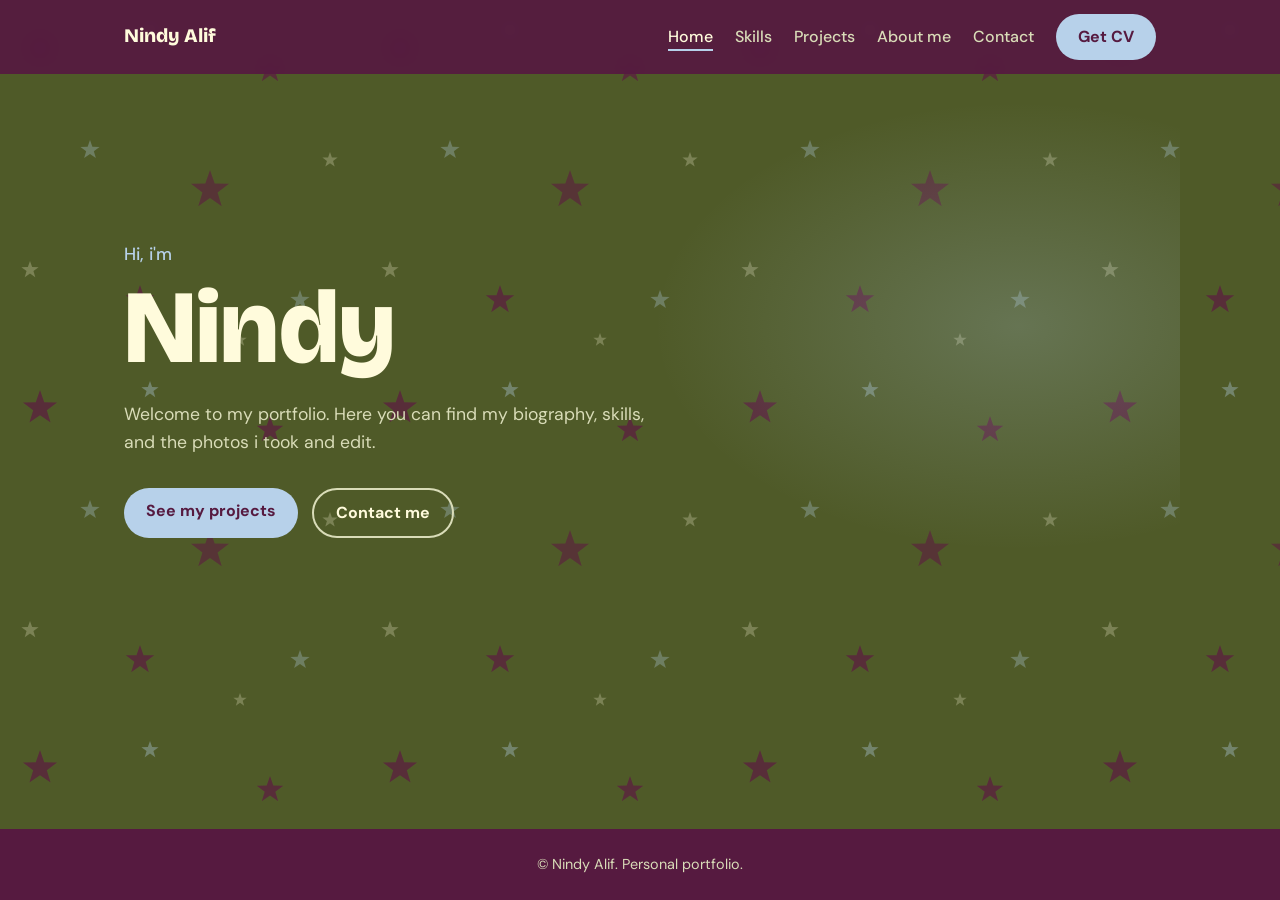
<file: index.html>
<!DOCTYPE html>
<html lang="en">
<head>
<meta charset="UTF-8">
<meta name="viewport" content="width=device-width, initial-scale=1.0">
<title>Nindy Alif | Portfolio</title>
<link rel="preconnect" href="https://fonts.googleapis.com">
<link rel="preconnect" href="https://fonts.gstatic.com" crossorigin>
<link href="https://fonts.googleapis.com/css2?family=Bricolage+Grotesque:wght@500;700;800&family=DM+Sans:wght@400;500&display=swap" rel="stylesheet">
<link rel="stylesheet" href="css/style.css">
</head>
<body>

<header>
  <nav aria-label="Main">
    <a class="brand" href="index.html">Nindy Alif</a>
    <ul>
      <li><a href="index.html" class="active">Home</a></li>
      <li><a href="skills.html">Skills</a></li>
      <li><a href="projects.html">Projects</a></li>
      <li><a href="about.html">About me</a></li>
      <li><a href="contact.html">Contact</a></li>
      <li><a class="btn" href="img/CV GWEH.png">Get CV</a></li>
    </ul>
  </nav>
</header>

<main>
  <section class="section hero">
    <p class="hi">Hi, i'm</p>
    <h1>Nindy</h1>
    <p class="intro">Welcome to my portfolio. Here you can find my biography, skills, and the photos i took and edit.</p>
    <div class="actions">
      <a class="btn" href="projects.html">See my projects</a>
      <a class="btn ghost" href="contact.html">Contact me</a>
    </div>
  </section>
</main>

<footer>&copy; Nindy Alif. Personal portfolio.</footer>

</body>
</html>
</file>
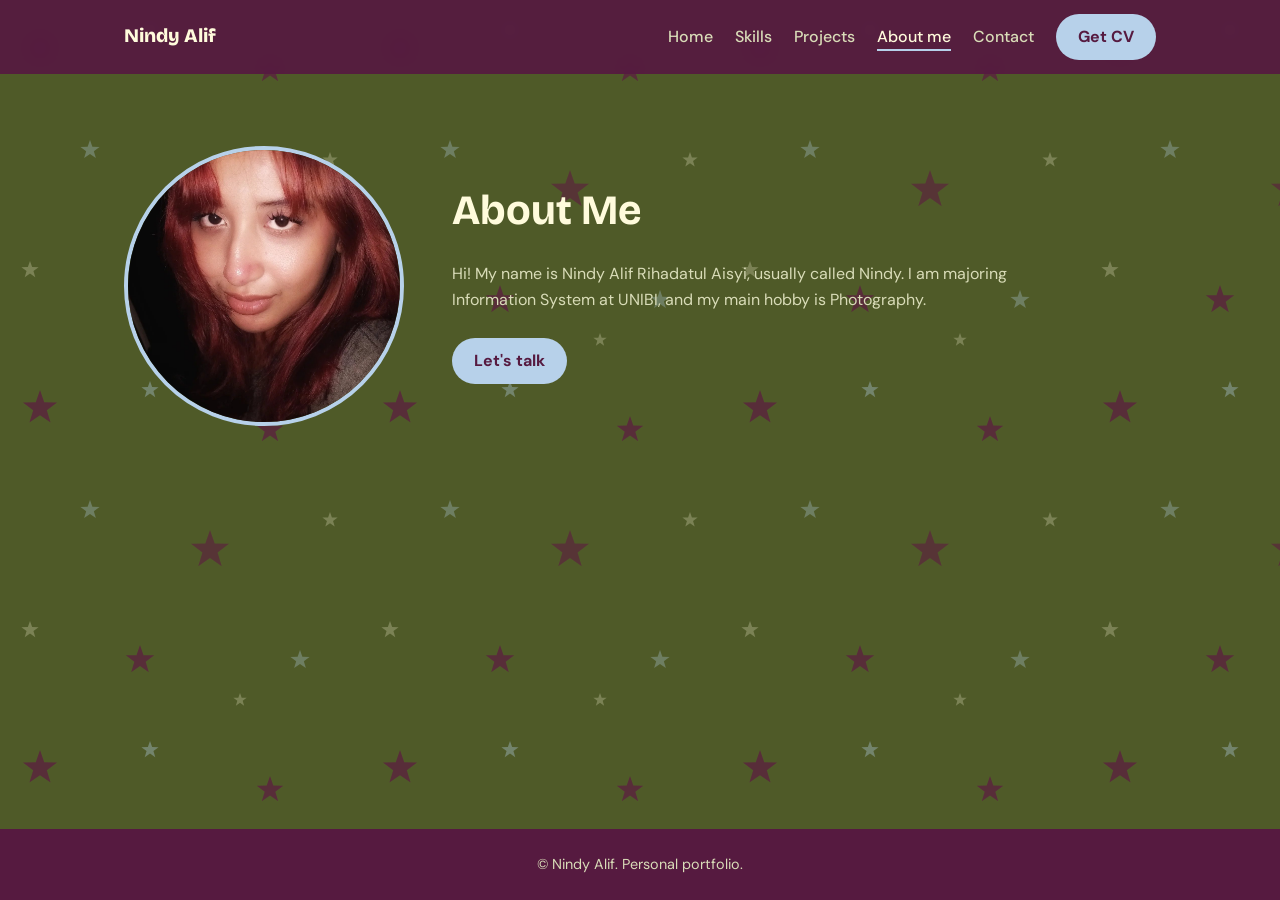
<file: about.html>
<!DOCTYPE html>
<html lang="en">
<head>
<meta charset="UTF-8">
<meta name="viewport" content="width=device-width, initial-scale=1.0">
<title>About Me | Nindy Alif</title>
<link rel="preconnect" href="https://fonts.googleapis.com">
<link rel="preconnect" href="https://fonts.gstatic.com" crossorigin>
<link href="https://fonts.googleapis.com/css2?family=Bricolage+Grotesque:wght@500;700;800&family=DM+Sans:wght@400;500&display=swap" rel="stylesheet">
<link rel="stylesheet" href="css/style.css">
</head>
<body>

<header>
  <nav aria-label="Main">
    <a class="brand" href="index.html">Nindy Alif</a>
    <ul>
      <li><a href="index.html">Home</a></li>
      <li><a href="skills.html">Skills</a></li>
      <li><a href="projects.html">Projects</a></li>
      <li><a href="about.html" class="active">About me</a></li>
      <li><a href="contact.html">Contact</a></li>
      <li><a class="btn" href="img/CV GWEH.png">Get CV</a></li>
    </ul>
  </nav>
</header>

<main>
  <section class="section">
    <div class="about-inner">
      <img src="img/GWEH CAKEP.jpg" alt="Portrait of Nindy Alif">
      <div>
        <h2>About Me</h2>
        <p class="role"></p>
        <p>Hi! My name is Nindy Alif Rihadatul Aisyi, usually called Nindy. I am majoring Information System at UNIBI, and my main hobby is Photography.</p>
        <a class="btn" href="https://wa.me/6281222199154?text=Hello%2C%20my%20name%20is%20">Let's talk</a>
      </div>
    </div>
  </section>
</main>

<footer>&copy; Nindy Alif. Personal portfolio.</footer>

</body>
</html>
</file>
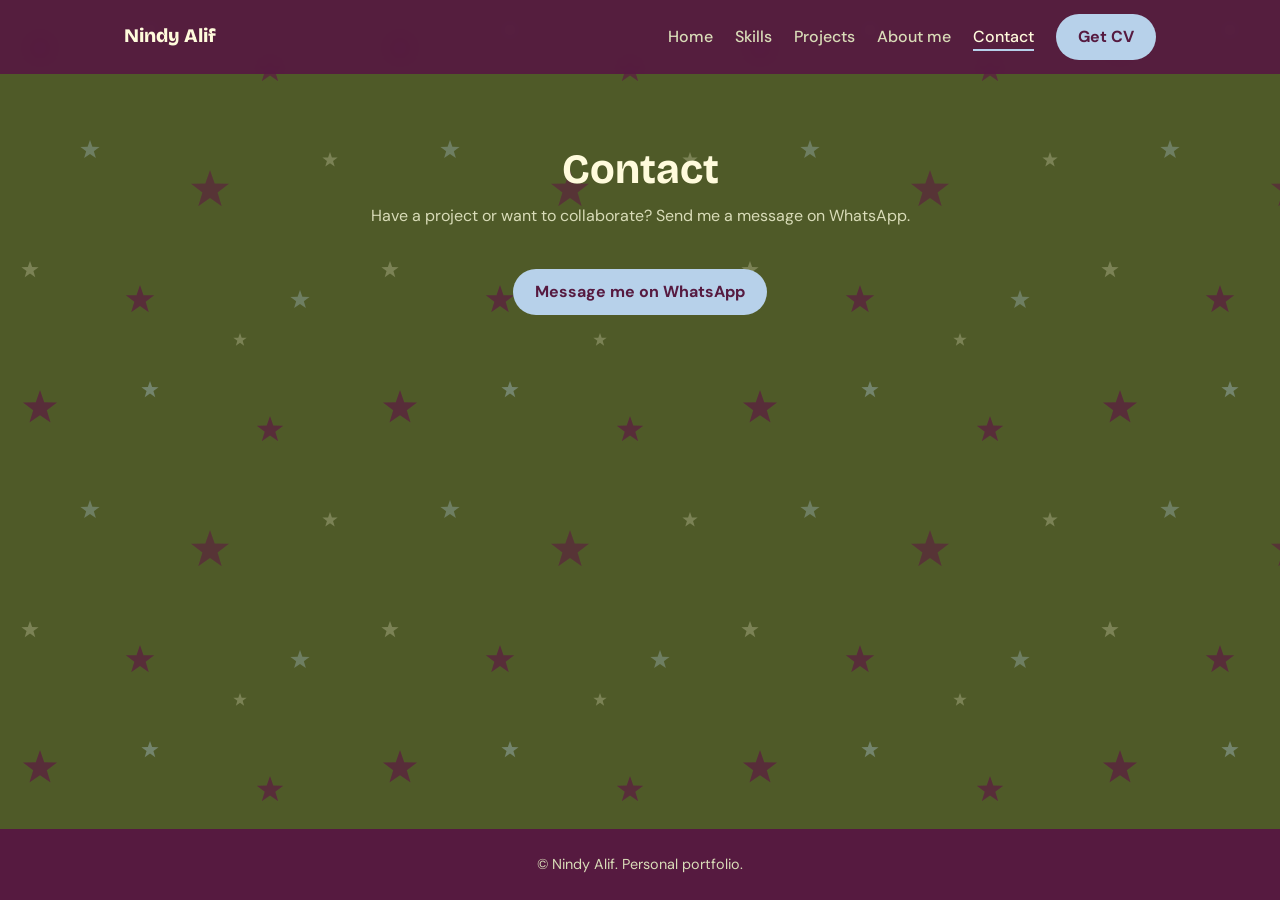
<file: contact.html>
<!DOCTYPE html>
<html lang="en">
<head>
<meta charset="UTF-8">
<meta name="viewport" content="width=device-width, initial-scale=1.0">
<title>Contact | Nindy Alif</title>
<link rel="preconnect" href="https://fonts.googleapis.com">
<link rel="preconnect" href="https://fonts.gstatic.com" crossorigin>
<link href="https://fonts.googleapis.com/css2?family=Bricolage+Grotesque:wght@500;700;800&family=DM+Sans:wght@400;500&display=swap" rel="stylesheet">
<link rel="stylesheet" href="css/style.css">
</head>
<body>

<header>
  <nav aria-label="Main">
    <a class="brand" href="index.html">Nindy Alif</a>
    <ul>
      <li><a href="index.html">Home</a></li>
      <li><a href="skills.html">Skills</a></li>
      <li><a href="projects.html">Projects</a></li>
      <li><a href="about.html">About me</a></li>
      <li><a href="contact.html" class="active">Contact</a></li>
      <li><a class="btn" href="img/CV GWEH.png">Get CV</a></li>
    </ul>
  </nav>
</header>

<main>
  <section class="section center">
    <h2>Contact</h2>
    <p class="lead">Have a project or want to collaborate? Send me a message on WhatsApp.</p>
    <a class="btn" href="https://wa.me/6281222199154">Message me on WhatsApp</a>
  </section>
</main>

<footer>&copy; Nindy Alif. Personal portfolio.</footer>

</body>
</html>
</file>
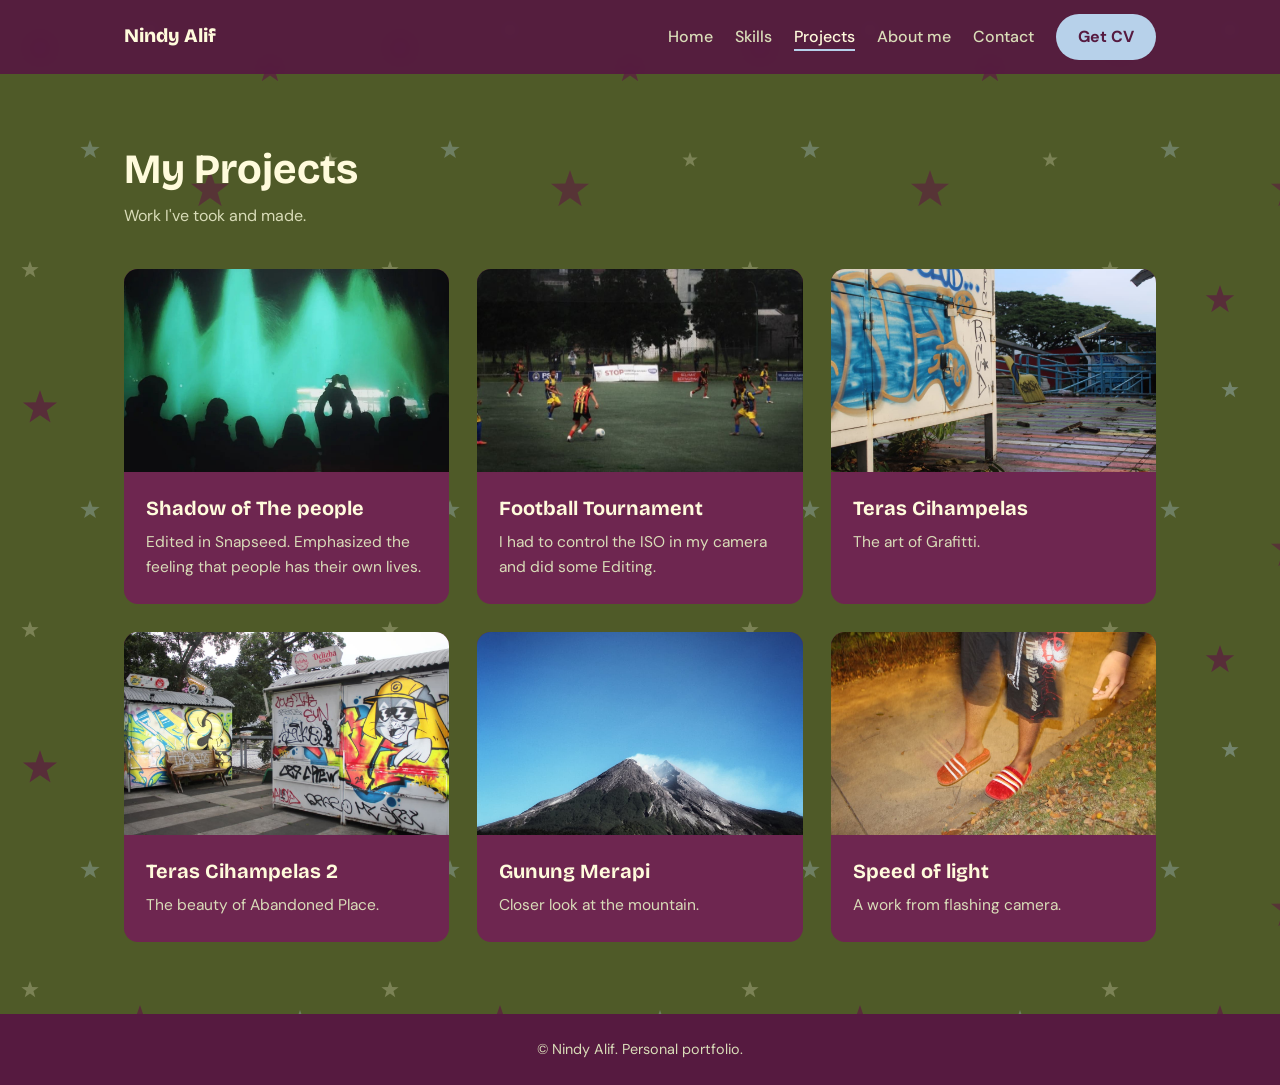
<file: projects.html>
<!DOCTYPE html>
<html lang="en">
<head>
<meta charset="UTF-8">
<meta name="viewport" content="width=device-width, initial-scale=1.0">
<title>Projects | Nindy Alif</title>
<link rel="preconnect" href="https://fonts.googleapis.com">
<link rel="preconnect" href="https://fonts.gstatic.com" crossorigin>
<link href="https://fonts.googleapis.com/css2?family=Bricolage+Grotesque:wght@500;700;800&family=DM+Sans:wght@400;500&display=swap" rel="stylesheet">
<link rel="stylesheet" href="css/style.css">
</head>
<body>

<header>
  <nav aria-label="Main">
    <a class="brand" href="index.html">Nindy Alif</a>
    <ul>
      <li><a href="index.html">Home</a></li>
      <li><a href="skills.html">Skills</a></li>
      <li><a href="projects.html" class="active">Projects</a></li>
      <li><a href="about.html">About me</a></li>
      <li><a href="contact.html">Contact</a></li>
      <li><a class="btn" href="img/CV GWEH.png">Get CV</a></li>
    </ul>
  </nav>
</header>

<main>
  <section class="section">
    <h2>My Projects</h2>
    <p class="lead">Work I've took and made.</p>
    <div class="grid">
      <article class="card">
        <img src="img/SHADOW.jpeg" alt="Shadow of The people" loading="lazy">
        <div><h3>Shadow of The people</h3><p>Edited in Snapseed. Emphasized the feeling that people has their own lives.</p></div>
      </article>
      <article class="card">
        <img src="img/BOLA 1.jpeg" alt="Football Tournament" loading="lazy">
        <div><h3>Football Tournament</h3><p> I had to control the ISO in my camera and did some Editing.</p></div>
      </article>
      <article class="card">
        <img src="img/CIWALK 1.jpeg" alt="Teras Cihampelas" loading="lazy">
        <div><h3>Teras Cihampelas</h3><p>The art of Grafitti.</p></div>
      </article>
      <article class="card">
        <img src="img/CIWALK 2.jpeg" alt="Teras Cihampelas 2" loading="lazy">
        <div><h3>Teras Cihampelas 2</h3><p>The beauty of Abandoned Place.</p></div>
      </article>
      <article class="card">
        <img src="img/MERAPI.jpeg" alt="Gunung Merapi" loading="lazy">
        <div><h3>Gunung Merapi</h3><p>Closer look at the mountain.</p></div>
      </article>
      <article class="card">
        <img src="img/SUMREK 1.jpeg" alt="Speed of light" loading="lazy">
        <div><h3>Speed of light</h3><p>A work from flashing camera.</p></div>
      </article>
    </div>
  </section>
</main>

<footer>&copy; Nindy Alif. Personal portfolio.</footer>

</body>
</html>
</file>
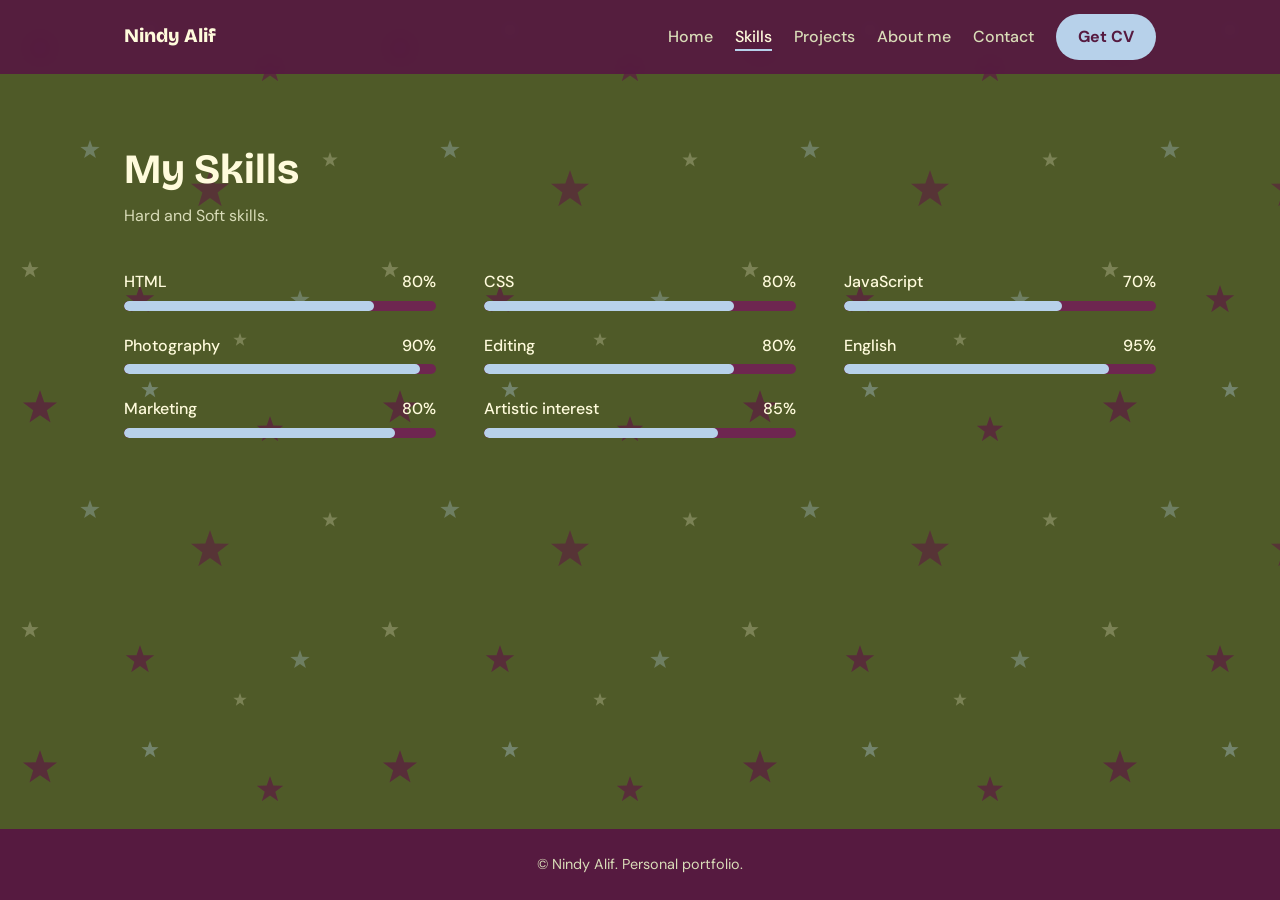
<file: skills.html>
<!DOCTYPE html>
<html lang="en">
<head>
<meta charset="UTF-8">
<meta name="viewport" content="width=device-width, initial-scale=1.0">
<title>Skills | Nindy Alif</title>
<link rel="preconnect" href="https://fonts.googleapis.com">
<link rel="preconnect" href="https://fonts.gstatic.com" crossorigin>
<link href="https://fonts.googleapis.com/css2?family=Bricolage+Grotesque:wght@500;700;800&family=DM+Sans:wght@400;500&display=swap" rel="stylesheet">
<link rel="stylesheet" href="css/style.css">
</head>
<body>

<header>
  <nav aria-label="Main">
    <a class="brand" href="index.html">Nindy Alif</a>
    <ul>
      <li><a href="index.html">Home</a></li>
      <li><a href="skills.html" class="active">Skills</a></li>
      <li><a href="projects.html">Projects</a></li>
      <li><a href="about.html">About me</a></li>
      <li><a href="contact.html">Contact</a></li>
      <li><a class="btn" href="img/CV GWEH.png">Get CV</a></li>
    </ul>
  </nav>
</header>

<main>
  <section class="section">
    <h2>My Skills</h2>
    <p class="lead">Hard and Soft skills.</p>
    <div class="skill-list">
      <div><div class="skill-head"><span>HTML</span><span>80%</span></div><div class="bar"><span style="width:80%"></span></div></div>
      <div><div class="skill-head"><span>CSS</span><span>80%</span></div><div class="bar"><span style="width:80%"></span></div></div>
      <div><div class="skill-head"><span>JavaScript</span><span>70%</span></div><div class="bar"><span style="width:70%"></span></div></div>
      <div><div class="skill-head"><span>Photography</span><span>90%</span></div><div class="bar"><span style="width:95%"></span></div></div>
      <div><div class="skill-head"><span>Editing</span><span>80%</span></div><div class="bar"><span style="width:80%"></span></div></div>
      <div><div class="skill-head"><span>English</span><span>95%</span></div><div class="bar"><span style="width:85%"></span></div></div>
      <div><div class="skill-head"><span>Marketing</span><span>80%</span></div><div class="bar"><span style="width:87%"></span></div></div>
      <div><div class="skill-head"><span>Artistic interest</span><span>85%</span></div><div class="bar"><span style="width:75%"></span></div></div>
    </div>
  </section>
</main>

<footer>&copy; Nindy Alif. Personal portfolio.</footer>

</body>
</html>
</file>
<file: css/style.css>
/* File utama CSS: hanya menggabungkan file-file lain. Urutan import penting. */
@import "variables.css";
@import "base.css";
@import "background.css";
@import "navbar.css";
@import "footer.css";
@import "home.css";
@import "skills.css";
@import "projects.css";
@import "about.css";
@import "contact.css";
</file>
